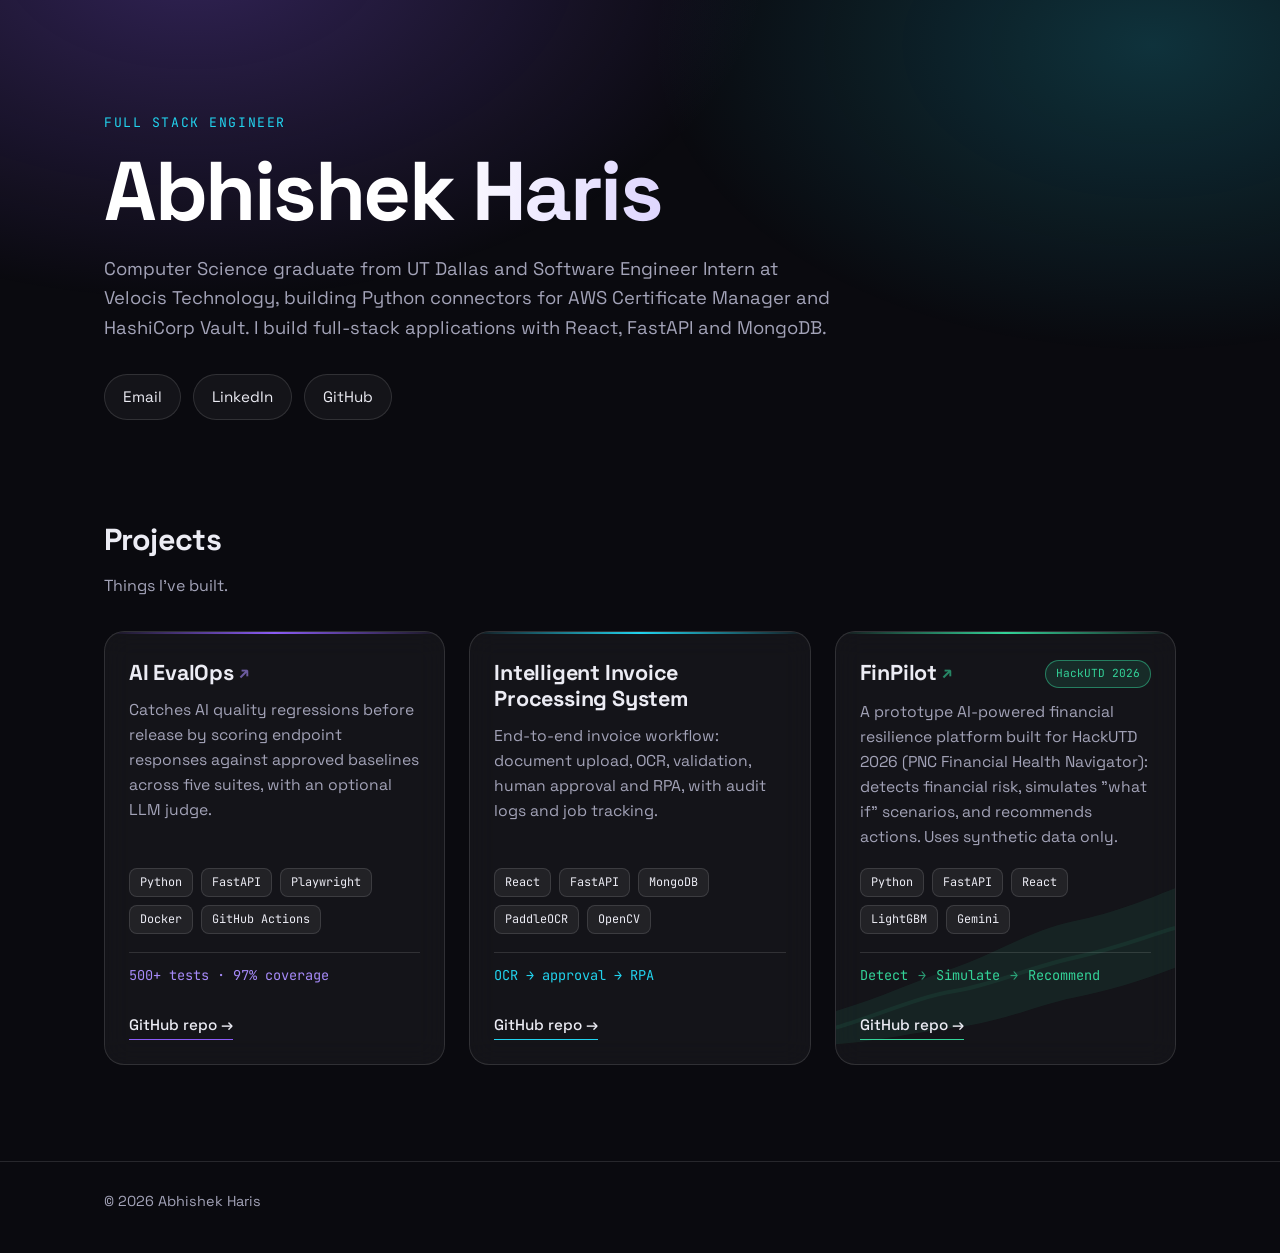
<file: index.html>
<!doctype html>
<html lang="en">
<head>
  <meta charset="utf-8">
  <meta name="viewport" content="width=device-width, initial-scale=1">
  <title>Abhishek Haris — Full Stack Engineer</title>
  <meta name="description" content="Portfolio of Abhishek Haris, Full Stack Engineer: Python integrations, full-stack applications and AI evaluation.">
  <link rel="preconnect" href="https://fonts.googleapis.com">
  <link rel="preconnect" href="https://fonts.gstatic.com" crossorigin>
  <link href="https://fonts.googleapis.com/css2?family=JetBrains+Mono:wght@400;500&family=Space+Grotesk:wght@400;500;700&display=swap" rel="stylesheet">
  <link rel="icon" type="image/png" sizes="32x32" href="favicon-32.png">
  <link rel="icon" type="image/png" sizes="16x16" href="favicon-16.png">
  <link rel="apple-touch-icon" href="apple-touch-icon.png">
  <link rel="stylesheet" href="styles.css">
</head>
<body>
  <main class="wrap">
    <header class="hero">
      <p class="eyebrow">Full Stack Engineer</p>
      <h1>Abhishek Haris</h1>
      <p class="summary">Computer Science graduate from UT Dallas and Software Engineer Intern at Velocis Technology, building Python connectors for AWS Certificate Manager and HashiCorp Vault. I build full-stack applications with React, FastAPI and MongoDB.</p>
      <ul class="links">
        <li><a href="mailto:harisabhishek957@gmail.com">Email</a></li>
        <li><a href="https://linkedin.com/in/abhishek-haris" target="_blank" rel="noopener noreferrer">LinkedIn</a></li>
        <li><a href="https://github.com/abhishekharis" target="_blank" rel="noopener noreferrer">GitHub</a></li>
      </ul>
    </header>

    <section class="projects" id="projects">
      <h2>Projects</h2>
      <p class="section-sub">Things I've built.</p>
      <ul id="project-grid" class="grid"></ul>
      <noscript><p class="noscript">Projects need JavaScript to display. See them on <a href="https://github.com/abhishekharis" target="_blank" rel="noopener noreferrer">GitHub</a>.</p></noscript>
    </section>
  </main>

  <footer>
    <div class="wrap">© 2026 Abhishek Haris</div>
  </footer>

  <script src="projects.js" defer></script>
  <script src="script.js" defer></script>
</body>
</html>
</file>
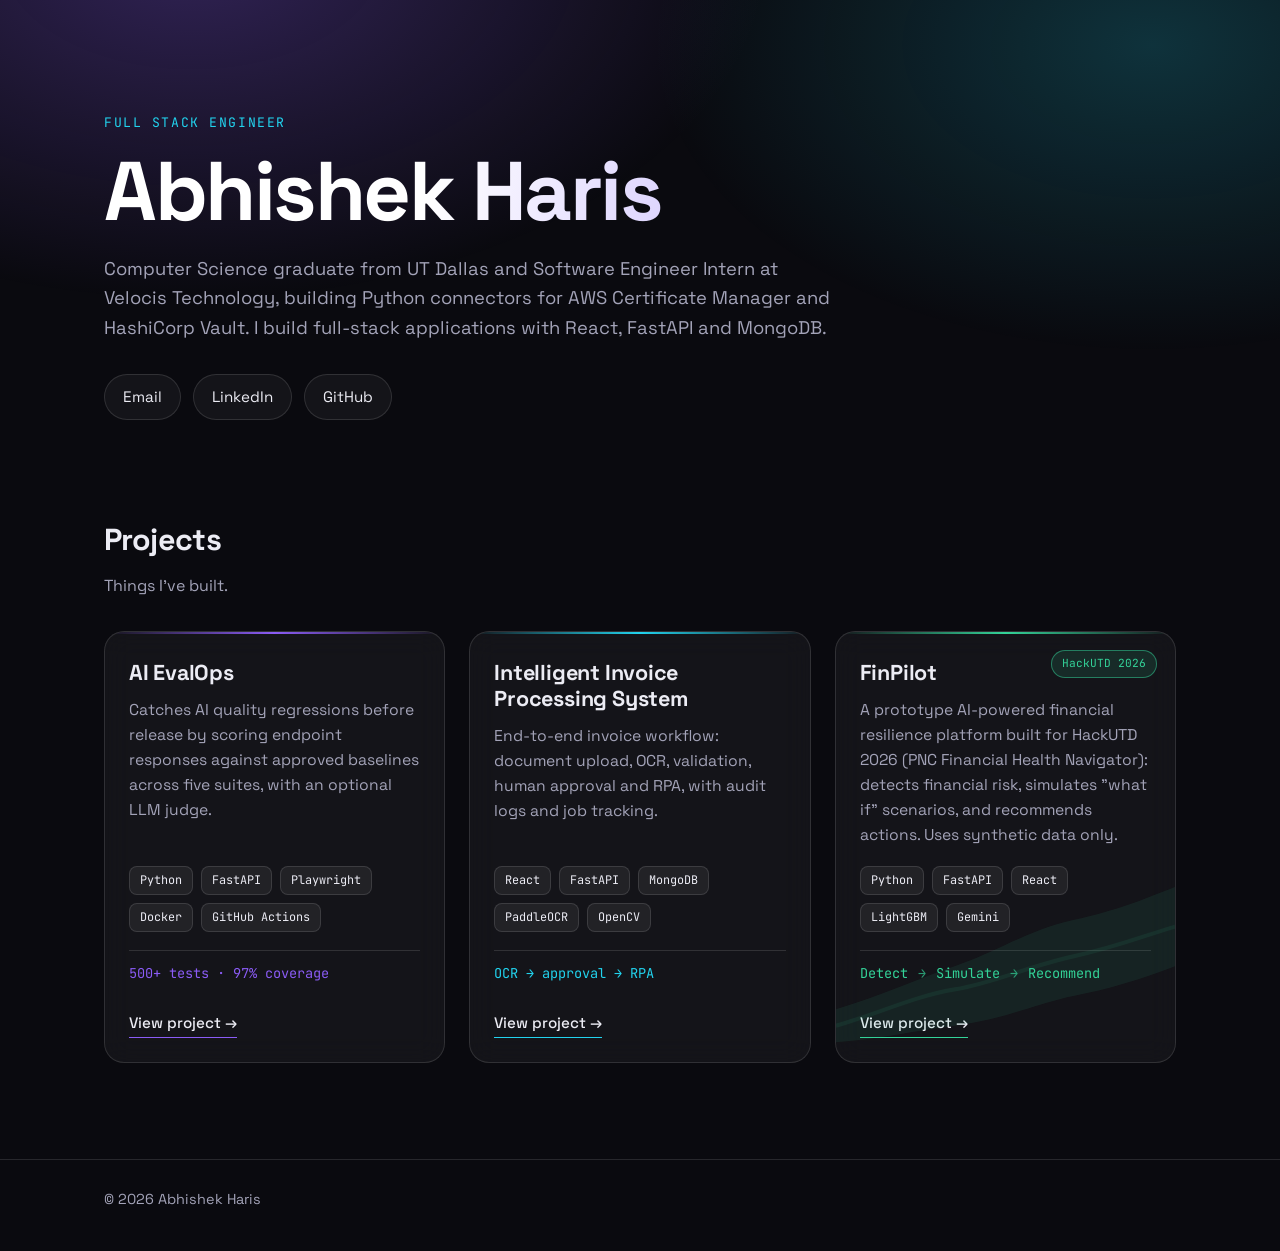
<file: prototype/portfolio-mockup.html>
<!doctype html>
<!--
  PROTOTYPE - THROWAWAY VISUAL MOCKUP. Not production code.
  Mirrors docs/superpowers/specs/2026-11-09-portfolio-mvp-design.md and
  docs/superpowers/plans/2026-11-09-portfolio-mvp.md so the design can be reviewed before the real build.
  Data is inlined here on purpose; the real build uses projects.js + script.js.
-->
<html lang="en">
<head>
<meta charset="utf-8">
<meta name="viewport" content="width=device-width, initial-scale=1">
<title>Abhishek Haris — Full Stack Engineer</title>
<meta name="description" content="Portfolio of Abhishek Haris, Full Stack Engineer.">
<link rel="preconnect" href="https://fonts.googleapis.com">
<link rel="preconnect" href="https://fonts.gstatic.com" crossorigin>
<link href="https://fonts.googleapis.com/css2?family=JetBrains+Mono:wght@400;500&family=Space+Grotesk:wght@400;500;700&display=swap" rel="stylesheet">
<style>
  :root {
    --bg: #0a0a0f;
    --text: #ececf4;
    --muted: #a3a3b8;
    --glass: rgba(255,255,255,.045);
    --border: rgba(255,255,255,.12);
    --violet: #8b5cf6;
    --cyan: #22d3ee;
    --emerald: #34d399;
    --sans: "Space Grotesk", system-ui, sans-serif;
    --mono: "JetBrains Mono", ui-monospace, monospace;
  }
  * { box-sizing: border-box; }
  html { scroll-behavior: smooth; }
  body {
    margin: 0; background: var(--bg); color: var(--text);
    font-family: var(--sans); line-height: 1.6;
    -webkit-font-smoothing: antialiased;
  }
  /* violet -> cyan glow behind the hero */
  body::before {
    content: ""; position: fixed; inset: 0; z-index: -1; pointer-events: none;
    background:
      radial-gradient(60rem 36rem at 15% -5%, rgba(139,92,246,.30), transparent 60%),
      radial-gradient(52rem 32rem at 90% 5%, rgba(34,211,238,.20), transparent 60%);
  }
  .wrap { max-width: 1120px; margin: 0 auto; padding: 0 24px; }

  /* HERO */
  .hero { padding: 112px 0 72px; }
  .eyebrow { font-family: var(--mono); font-size: .82rem; color: var(--cyan); letter-spacing: .12em; text-transform: uppercase; margin: 0 0 16px; }
  h1 { font-size: clamp(2.8rem, 8vw, 5.2rem); line-height: 1.02; letter-spacing: -.03em; margin: 0 0 20px; font-weight: 700;
       background: linear-gradient(100deg, #fff 30%, #c4b5fd 70%, #67e8f9); -webkit-background-clip: text; background-clip: text; color: transparent; }
  .summary { max-width: 46rem; font-size: 1.15rem; color: var(--muted); margin: 0 0 32px; }
  .links { display: flex; flex-wrap: wrap; gap: 12px; padding: 0; margin: 0; list-style: none; }
  .links a {
    display: inline-block; padding: 10px 18px; border-radius: 999px; color: var(--text); text-decoration: none;
    background: var(--glass); border: 1px solid var(--border); backdrop-filter: blur(10px);
    font-size: .95rem; transition: transform .2s, border-color .2s, background .2s;
  }
  .links a:hover { transform: translateY(-2px); border-color: rgba(255,255,255,.35); background: rgba(255,255,255,.09); }
  a:focus-visible { outline: 2px solid var(--cyan); outline-offset: 3px; }

  /* PROJECTS */
  .projects { padding: 24px 0 96px; }
  h2 { font-size: 1.9rem; letter-spacing: -.02em; margin: 0 0 8px; }
  .section-sub { color: var(--muted); margin: 0 0 32px; }
  .grid { display: grid; grid-template-columns: 1fr; gap: 24px; list-style: none; padding: 0; margin: 0; }
  @media (min-width: 900px) { .grid { grid-template-columns: repeat(3, 1fr); } }

  .card {
    --accent: var(--violet);
    --mx: 50%; --my: 50%;
    position: relative; display: flex; flex-direction: column; min-width: 0; overflow: hidden;
    padding: 28px 24px 24px; border-radius: 20px;
    background: var(--glass); border: 1px solid var(--border);
    backdrop-filter: blur(14px); -webkit-backdrop-filter: blur(14px);
    transition: transform .25s ease, box-shadow .25s ease, border-color .25s ease;
  }
  .card[data-accent="violet"]  { --accent: var(--violet); }
  .card[data-accent="cyan"]    { --accent: var(--cyan); }
  .card[data-accent="emerald"] { --accent: var(--emerald); }
  .card::before { /* 2px accent top edge */
    content: ""; position: absolute; left: 0; right: 0; top: 0; height: 2px;
    background: linear-gradient(90deg, transparent, var(--accent), transparent);
  }
  .card .glow { /* cursor-following highlight */
    position: absolute; inset: 0; pointer-events: none; opacity: 0; transition: opacity .25s;
    background: radial-gradient(260px circle at var(--mx) var(--my), color-mix(in srgb, var(--accent) 22%, transparent), transparent 70%);
  }
  .card:hover { transform: translateY(-4px); border-color: color-mix(in srgb, var(--accent) 55%, transparent);
    box-shadow: 0 18px 40px -12px color-mix(in srgb, var(--accent) 40%, transparent); }
  .card:hover .glow { opacity: 1; }
  .card > * { position: relative; }
  .card > .glow { position: absolute; }

  /* FinPilot decorative forecast curve + uncertainty band (aria-hidden, low opacity) */
  .card[data-accent="emerald"]::after {
    content: ""; position: absolute; left: 0; right: 0; bottom: 0; height: 46%; pointer-events: none; opacity: .15;
    background: url("data:image/svg+xml;utf8,<svg xmlns='http://www.w3.org/2000/svg' viewBox='0 0 300 120' preserveAspectRatio='none'><path d='M0 88 C40 80 70 70 105 62 S170 40 210 34 S270 22 300 14 L300 62 C270 70 240 76 210 80 S150 94 105 98 S40 106 0 108 Z' fill='%2334d399' fill-opacity='.55'/><path d='M0 98 C40 90 70 80 105 76 S170 62 210 56 S270 44 300 38' fill='none' stroke='%2334d399' stroke-width='2.5'/></svg>") center/100% 100% no-repeat;
  }

  .badge {
    align-self: flex-start; position: absolute !important; top: 18px; right: 18px;
    font-family: var(--mono); font-size: .7rem; padding: 4px 10px; border-radius: 999px;
    color: var(--accent); border: 1px solid color-mix(in srgb, var(--accent) 50%, transparent);
    background: color-mix(in srgb, var(--accent) 12%, transparent);
  }
  .card h3 { font-size: 1.35rem; line-height: 1.2; margin: 0 0 12px; padding-right: 7.5rem; letter-spacing: -.01em; }
  .card[data-accent="violet"] h3, .card[data-accent="cyan"] h3 { padding-right: 0; }
  .card p { margin: 0 0 18px; color: var(--muted); font-size: .98rem; flex: 1; }
  .tags { display: flex; flex-wrap: wrap; gap: 8px; list-style: none; padding: 0; margin: 0 0 18px; }
  .tags li { font-family: var(--mono); font-size: .74rem; padding: 4px 10px; border-radius: 8px; color: var(--text); background: rgba(255,255,255,.06); border: 1px solid var(--border); }
  .highlight { font-family: var(--mono); font-size: .85rem; color: var(--accent); padding: 12px 0; border-top: 1px solid var(--border); margin-bottom: 14px; display: flex; flex-wrap: wrap; gap: 6px 10px; align-items: center; }
  .highlight .arrow { color: var(--accent); opacity: .7; }
  .card-link { color: var(--text); text-decoration: none; font-weight: 500; font-size: .95rem; align-self: flex-start; border-bottom: 1px solid var(--accent); padding-bottom: 2px; }
  .card-link:hover { color: var(--accent); }

  footer { border-top: 1px solid var(--border); padding: 28px 0 40px; color: var(--muted); font-size: .9rem; }

  /* load animation (staggered) */
  @keyframes fadeup { from { opacity: 0; transform: translateY(14px); } to { opacity: 1; transform: none; } }
  .hero > *, .projects h2, .section-sub, .card { animation: fadeup .7s ease both; }
  .hero > :nth-child(2) { animation-delay: .08s; } .hero > :nth-child(3) { animation-delay: .16s; } .hero > :nth-child(4) { animation-delay: .24s; }
  .card:nth-child(1) { animation-delay: .30s; } .card:nth-child(2) { animation-delay: .40s; } .card:nth-child(3) { animation-delay: .50s; }
  @media (prefers-reduced-motion: reduce) {
    *, *::before, *::after { animation: none !important; transition: none !important; }
    .card:hover { transform: none; } .card .glow { display: none; }
  }
</style>
</head>
<body>
<main class="wrap">
  <header class="hero">
    <p class="eyebrow">Full Stack Engineer</p>
    <h1>Abhishek Haris</h1>
    <p class="summary">Computer Science graduate from UT Dallas and Software Engineer Intern at Velocis Technology, building Python connectors for AWS Certificate Manager and HashiCorp Vault. I build full-stack applications with React, FastAPI and MongoDB.</p>
    <ul class="links">
      <li><a href="mailto:harisabhishek957@gmail.com">Email</a></li>
      <li><a href="https://linkedin.com/in/abhishek-haris" target="_blank" rel="noopener noreferrer">LinkedIn</a></li>
      <li><a href="https://github.com/abhishekharis" target="_blank" rel="noopener noreferrer">GitHub</a></li>
    </ul>
  </header>

  <section class="projects" id="projects">
    <h2>Projects</h2>
    <p class="section-sub">Things I've built.</p>
    <ul class="grid" id="project-grid">

      <li class="card" data-accent="violet">
        <span class="glow"></span>
        <h3>AI EvalOps</h3>
        <p>Catches AI quality regressions before release by scoring endpoint responses against approved baselines across five suites, with an optional LLM judge.</p>
        <ul class="tags"><li>Python</li><li>FastAPI</li><li>Playwright</li><li>Docker</li><li>GitHub Actions</li></ul>
        <div class="highlight">500+ tests · 97% coverage</div>
        <a class="card-link" href="https://github.com/abhishekharis/ai-evalops" target="_blank" rel="noopener noreferrer" aria-label="View project: AI EvalOps">View project →</a>
      </li>

      <li class="card" data-accent="cyan">
        <span class="glow"></span>
        <h3>Intelligent Invoice Processing System</h3>
        <p>End-to-end invoice workflow: document upload, OCR, validation, human approval and RPA, with audit logs and job tracking.</p>
        <ul class="tags"><li>React</li><li>FastAPI</li><li>MongoDB</li><li>PaddleOCR</li><li>OpenCV</li></ul>
        <div class="highlight">OCR → approval → RPA</div>
        <a class="card-link" href="https://github.com/abhishekharis/document-ai-rpa" target="_blank" rel="noopener noreferrer" aria-label="View project: Intelligent Invoice Processing System">View project →</a>
      </li>

      <li class="card" data-accent="emerald">
        <span class="glow"></span>
        <span class="badge">HackUTD 2026</span>
        <h3>FinPilot</h3>
        <p>A prototype AI-powered financial resilience platform built for HackUTD 2026 (PNC Financial Health Navigator): detects financial risk, simulates "what if" scenarios, and recommends actions. Uses synthetic data only.</p>
        <ul class="tags"><li>Python</li><li>FastAPI</li><li>React</li><li>LightGBM</li><li>Gemini</li></ul>
        <div class="highlight"><span>Detect</span><span class="arrow">→</span><span>Simulate</span><span class="arrow">→</span><span>Recommend</span></div>
        <a class="card-link" href="https://github.com/mairesse24/FinPilot" target="_blank" rel="noopener noreferrer" aria-label="View project: FinPilot">View project →</a>
      </li>

    </ul>
  </section>
</main>

<footer>
  <div class="wrap">© 2026 Abhishek Haris</div>
</footer>

<script>
  // PROTOTYPE: cursor-following glow (mouse only, skipped under reduced motion)
  if (!matchMedia("(prefers-reduced-motion: reduce)").matches) {
    document.getElementById("project-grid").addEventListener("pointermove", (e) => {
      if (e.pointerType !== "mouse") return;
      const card = e.target.closest(".card");
      if (!card) return;
      const r = card.getBoundingClientRect();
      card.style.setProperty("--mx", (e.clientX - r.left) + "px");
      card.style.setProperty("--my", (e.clientY - r.top) + "px");
    });
  }
</script>
</body>
</html>
</file>
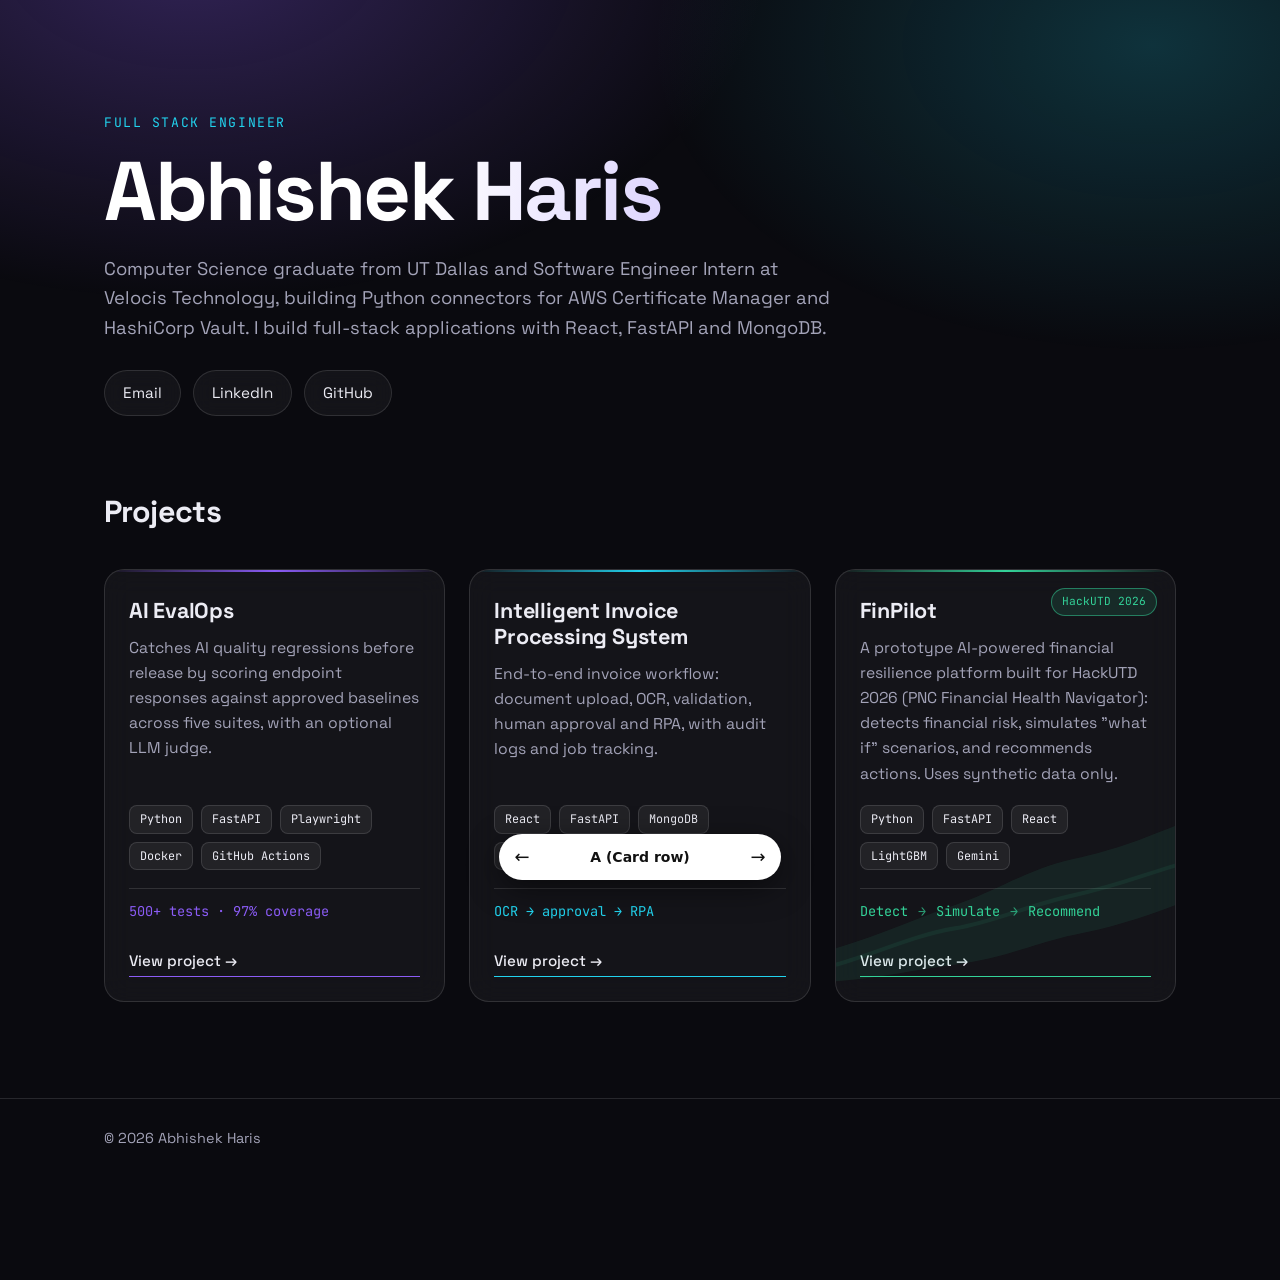
<file: prototype/portfolio-variants.html>
<!doctype html>
<!--
  PROTOTYPE - THROWAWAY. Not production code.
  Question: what should the portfolio layout look like? Three structurally different variants,
  switchable via ?variant=A|B|C (floating bar at the bottom, or the left/right arrow keys).
    A  "Card row"          - the layout in the spec/plan (3 glass cards in one row)
    B  "Sidebar + rows"    - sticky intro on the left, projects as wide horizontal rows
    C  "Spotlight"         - centered intro, project picker + one large detail panel
  Shared on purpose: tokens, background glow, and the PROJECTS data. Layouts are NOT shared.
-->
<html lang="en">
<head>
<meta charset="utf-8">
<meta name="viewport" content="width=device-width, initial-scale=1">
<title>Abhishek Haris — Full Stack Engineer (variants)</title>
<link rel="preconnect" href="https://fonts.googleapis.com">
<link rel="preconnect" href="https://fonts.gstatic.com" crossorigin>
<link href="https://fonts.googleapis.com/css2?family=JetBrains+Mono:wght@400;500&family=Space+Grotesk:wght@400;500;700&display=swap" rel="stylesheet">
<style>
  :root {
    --bg:#0a0a0f; --text:#ececf4; --muted:#a3a3b8;
    --glass:rgba(255,255,255,.045); --border:rgba(255,255,255,.12);
    --violet:#8b5cf6; --cyan:#22d3ee; --emerald:#34d399;
    --sans:"Space Grotesk",system-ui,sans-serif; --mono:"JetBrains Mono",ui-monospace,monospace;
    --curve:url("data:image/svg+xml;utf8,<svg xmlns='http://www.w3.org/2000/svg' viewBox='0 0 300 120' preserveAspectRatio='none'><path d='M0 88 C40 80 70 70 105 62 S170 40 210 34 S270 22 300 14 L300 62 C270 70 240 76 210 80 S150 94 105 98 S40 106 0 108 Z' fill='%2334d399' fill-opacity='.55'/><path d='M0 98 C40 90 70 80 105 76 S170 62 210 56 S270 44 300 38' fill='none' stroke='%2334d399' stroke-width='2.5'/></svg>");
  }
  *{box-sizing:border-box}
  body{margin:0;background:var(--bg);color:var(--text);font-family:var(--sans);line-height:1.6;-webkit-font-smoothing:antialiased;padding-bottom:90px}
  body::before{content:"";position:fixed;inset:0;z-index:-1;pointer-events:none;
    background:radial-gradient(60rem 36rem at 15% -5%,rgba(139,92,246,.30),transparent 60%),radial-gradient(52rem 32rem at 90% 5%,rgba(34,211,238,.20),transparent 60%)}
  a{color:inherit} a:focus-visible,button:focus-visible{outline:2px solid var(--cyan);outline-offset:3px}
  ul{list-style:none;padding:0;margin:0}
  [data-accent=violet]{--accent:var(--violet)} [data-accent=cyan]{--accent:var(--cyan)} [data-accent=emerald]{--accent:var(--emerald)}
  .wrap{max-width:1120px;margin:0 auto;padding:0 24px}
  .eyebrow{font-family:var(--mono);font-size:.82rem;color:var(--cyan);letter-spacing:.12em;text-transform:uppercase;margin:0 0 16px}
  .name{font-weight:700;letter-spacing:-.03em;line-height:1.02;margin:0 0 20px;background:linear-gradient(100deg,#fff 30%,#c4b5fd 70%,#67e8f9);-webkit-background-clip:text;background-clip:text;color:transparent}
  .summary{color:var(--muted);margin:0 0 28px}
  .pills{display:flex;flex-wrap:wrap;gap:12px}
  .pills a{display:inline-block;padding:10px 18px;border-radius:999px;text-decoration:none;font-size:.95rem;background:var(--glass);border:1px solid var(--border);backdrop-filter:blur(10px);transition:transform .2s,border-color .2s,background .2s}
  .pills a:hover{transform:translateY(-2px);border-color:rgba(255,255,255,.35);background:rgba(255,255,255,.09)}
  .tags{display:flex;flex-wrap:wrap;gap:8px}
  .tags li{font-family:var(--mono);font-size:.74rem;padding:4px 10px;border-radius:8px;background:rgba(255,255,255,.06);border:1px solid var(--border)}
  .hl{font-family:var(--mono);font-size:.85rem;color:var(--accent);display:flex;flex-wrap:wrap;gap:6px 10px;align-items:center}
  .hl .arr{opacity:.7}
  .badge{font-family:var(--mono);font-size:.7rem;padding:4px 10px;border-radius:999px;color:var(--accent);border:1px solid color-mix(in srgb,var(--accent) 50%,transparent);background:color-mix(in srgb,var(--accent) 12%,transparent);white-space:nowrap}
  .go{text-decoration:none;font-weight:500;font-size:.95rem;border-bottom:1px solid var(--accent);padding-bottom:2px;display:inline-block}
  .go:hover{color:var(--accent)}
  footer{border-top:1px solid var(--border);padding:28px 0 40px;color:var(--muted);font-size:.9rem}
  @keyframes up{from{opacity:0;transform:translateY(14px)}to{opacity:1;transform:none}}
  .anim{animation:up .6s ease both}

  /* ---------- Variant A: card row ---------- */
  .va .hero{padding:112px 0 72px} .va .name{font-size:clamp(2.8rem,8vw,5.2rem)} .va .summary{max-width:46rem;font-size:1.15rem}
  .va h2{font-size:1.9rem;letter-spacing:-.02em;margin:0 0 32px}
  .va .grid{display:grid;grid-template-columns:1fr;gap:24px;padding-bottom:96px}
  @media(min-width:900px){.va .grid{grid-template-columns:repeat(3,1fr)}}
  .va .card{--mx:50%;--my:50%;position:relative;display:flex;flex-direction:column;min-width:0;overflow:hidden;padding:28px 24px 24px;border-radius:20px;background:var(--glass);border:1px solid var(--border);backdrop-filter:blur(14px);transition:transform .25s,box-shadow .25s,border-color .25s}
  .va .card::before{content:"";position:absolute;left:0;right:0;top:0;height:2px;background:linear-gradient(90deg,transparent,var(--accent),transparent)}
  .va .card .glow{position:absolute;inset:0;pointer-events:none;opacity:0;transition:opacity .25s;background:radial-gradient(260px circle at var(--mx) var(--my),color-mix(in srgb,var(--accent) 22%,transparent),transparent 70%)}
  .va .card:hover{transform:translateY(-4px);border-color:color-mix(in srgb,var(--accent) 55%,transparent);box-shadow:0 18px 40px -12px color-mix(in srgb,var(--accent) 40%,transparent)}
  .va .card:hover .glow{opacity:1}
  .va .card>*{position:relative} .va .card>.glow{position:absolute}
  .va .card .curve{position:absolute;left:0;right:0;bottom:0;height:46%;opacity:.15;pointer-events:none;background:var(--curve) center/100% 100% no-repeat}
  .va .card .badge{position:absolute;top:18px;right:18px}
  .va .card h3{font-size:1.35rem;line-height:1.2;margin:0 0 12px;letter-spacing:-.01em}
  .va .card[data-accent=emerald] h3{padding-right:7.5rem}
  .va .card p{margin:0 0 18px;color:var(--muted);font-size:.98rem;flex:1}
  .va .card .tags{margin-bottom:18px}
  .va .card .hl{padding:12px 0;border-top:1px solid var(--border);margin-bottom:14px}

  /* ---------- Variant B: sidebar + rows ---------- */
  .vb .shell{display:grid;grid-template-columns:1fr;gap:40px;padding:64px 0}
  @media(min-width:960px){.vb .shell{grid-template-columns:340px 1fr;gap:64px;padding:0}.vb aside{position:sticky;top:0;align-self:start;height:100vh;display:flex;flex-direction:column;justify-content:center;padding:48px 0}}
  .vb .name{font-size:clamp(2.4rem,5vw,3.4rem)} .vb .summary{font-size:1.02rem}
  .vb h2{font-family:var(--mono);font-size:.8rem;letter-spacing:.14em;text-transform:uppercase;color:var(--muted);font-weight:500;margin:0 0 20px}
  .vb .rows{display:flex;flex-direction:column;gap:0}
  @media(min-width:960px){.vb main{padding:96px 0}}
  .vb .row{--mx:50%;--my:50%;position:relative;display:grid;grid-template-columns:1fr;gap:14px;padding:32px 24px;border-top:1px solid var(--border);overflow:hidden;transition:background .25s}
  @media(min-width:640px){.vb .row{grid-template-columns:56px 1fr;gap:20px}}
  .vb .row:last-child{border-bottom:1px solid var(--border)}
  .vb .row::before{content:"";position:absolute;left:0;top:0;bottom:0;width:3px;background:var(--accent);transform:scaleY(0);transform-origin:top;transition:transform .3s}
  .vb .row:hover{background:linear-gradient(90deg,color-mix(in srgb,var(--accent) 10%,transparent),transparent 70%)} .vb .row:hover::before{transform:scaleY(1)}
  .vb .num{font-family:var(--mono);font-size:1.5rem;color:var(--accent)}
  .vb .row h3{font-size:1.5rem;line-height:1.2;margin:0 0 8px;display:flex;flex-wrap:wrap;gap:8px 14px;align-items:center;letter-spacing:-.01em}
  .vb .row p{margin:0 0 14px;color:var(--muted);max-width:44rem}
  .vb .meta{display:flex;flex-wrap:wrap;gap:12px 24px;align-items:center;margin-bottom:14px}
  .vb .row .curve{position:absolute;right:0;bottom:0;width:38%;height:70%;opacity:.12;pointer-events:none;background:var(--curve) center/100% 100% no-repeat}

  /* ---------- Variant C: spotlight ---------- */
  .vc .hero{text-align:center;padding:96px 0 48px} .vc .name{font-size:clamp(2.8rem,9vw,6rem)} .vc .summary{max-width:40rem;margin:0 auto 28px;font-size:1.12rem} .vc .pills{justify-content:center}
  .vc .picker{display:flex;flex-wrap:wrap;justify-content:center;gap:10px;margin:0 0 24px}
  .vc .picker button{font:inherit;color:var(--muted);cursor:pointer;display:flex;align-items:center;gap:10px;padding:10px 18px;border-radius:999px;background:var(--glass);border:1px solid var(--border);transition:all .2s}
  .vc .picker button i{width:9px;height:9px;border-radius:50%;background:var(--accent)}
  .vc .picker button:hover{color:var(--text)}
  .vc .picker button[aria-selected=true]{color:var(--text);border-color:color-mix(in srgb,var(--accent) 70%,transparent);background:color-mix(in srgb,var(--accent) 14%,transparent);box-shadow:0 0 24px -6px var(--accent)}
  .vc .panel{position:relative;overflow:hidden;border-radius:28px;padding:48px 40px;margin-bottom:96px;background:var(--glass);border:1px solid color-mix(in srgb,var(--accent) 40%,var(--border));backdrop-filter:blur(16px);min-height:340px;
    background-image:radial-gradient(40rem 20rem at 100% 0%,color-mix(in srgb,var(--accent) 22%,transparent),transparent 65%)}
  @media(max-width:640px){.vc .panel{padding:32px 22px}}
  .vc .panel .grid2{display:grid;grid-template-columns:1fr;gap:32px;position:relative}
  @media(min-width:820px){.vc .panel .grid2{grid-template-columns:1.4fr 1fr}}
  .vc .panel h3{font-size:clamp(1.8rem,4vw,2.6rem);line-height:1.1;margin:0 0 16px;letter-spacing:-.02em;display:flex;flex-wrap:wrap;gap:10px 16px;align-items:center}
  .vc .panel p{color:var(--muted);font-size:1.08rem;margin:0 0 24px}
  .vc .side{display:flex;flex-direction:column;gap:20px;justify-content:flex-end}
  .vc .side .lbl{font-family:var(--mono);font-size:.7rem;letter-spacing:.14em;text-transform:uppercase;color:var(--muted);margin-bottom:8px}
  .vc .side .hl{font-size:1rem}
  .vc .panel .curve{position:absolute;left:0;right:0;bottom:0;height:40%;opacity:.14;pointer-events:none;background:var(--curve) center/100% 100% no-repeat}

  /* ---------- floating switcher (prototype chrome, not part of the design) ---------- */
  #switcher{position:fixed;left:50%;bottom:20px;transform:translateX(-50%);z-index:99;display:flex;align-items:center;gap:6px;padding:6px;border-radius:999px;background:#fff;color:#111;box-shadow:0 8px 30px rgba(0,0,0,.5);font-family:system-ui,sans-serif;font-size:14px}
  #switcher button{all:unset;cursor:pointer;width:34px;height:34px;display:grid;place-items:center;border-radius:50%;font-size:18px}
  #switcher button:hover{background:#eee} #switcher button:focus-visible{outline:2px solid #6d28d9}
  #switcher span{min-width:190px;text-align:center;font-weight:600;padding:0 6px}
  @media(prefers-reduced-motion:reduce){*{animation:none!important;transition:none!important}}
</style>
</head>
<body>
<div id="app"></div>
<div id="switcher" role="group" aria-label="Prototype variant switcher">
  <button id="prev" aria-label="Previous variant">←</button><span id="label"></span><button id="next" aria-label="Next variant">→</button>
</div>

<script>
/* PROTOTYPE data: shared across variants (copy matches the spec) */
const SUMMARY = "Computer Science graduate from UT Dallas and Software Engineer Intern at Velocis Technology, building Python connectors for AWS Certificate Manager and HashiCorp Vault. I build full-stack applications with React, FastAPI and MongoDB.";
const LINKS = [["Email","mailto:harisabhishek957@gmail.com"],["LinkedIn","https://linkedin.com/in/abhishek-haris"],["GitHub","https://github.com/abhishekharis"]];
const PROJECTS = [
  {title:"AI EvalOps",accent:"violet",url:"https://github.com/abhishekharis/ai-evalops",
   description:"Catches AI quality regressions before release by scoring endpoint responses against approved baselines across five suites, with an optional LLM judge.",
   tags:["Python","FastAPI","Playwright","Docker","GitHub Actions"],highlight:"500+ tests · 97% coverage"},
  {title:"Intelligent Invoice Processing System",accent:"cyan",url:"https://github.com/abhishekharis/document-ai-rpa",
   description:"End-to-end invoice workflow: document upload, OCR, validation, human approval and RPA, with audit logs and job tracking.",
   tags:["React","FastAPI","MongoDB","PaddleOCR","OpenCV"],highlight:"OCR → approval → RPA"},
  {title:"FinPilot",accent:"emerald",url:"https://github.com/mairesse24/FinPilot",badge:"HackUTD 2026",flow:["Detect","Simulate","Recommend"],
   description:"A prototype AI-powered financial resilience platform built for HackUTD 2026 (PNC Financial Health Navigator): detects financial risk, simulates \"what if\" scenarios, and recommends actions. Uses synthetic data only.",
   tags:["Python","FastAPI","React","LightGBM","Gemini"],highlight:"Detect → Simulate → Recommend"}
];

const esc = s => String(s).replace(/[&<>"]/g, c => ({"&":"&amp;","<":"&lt;",">":"&gt;",'"':"&quot;"}[c]));
const pills = () => `<ul class="pills">${LINKS.map(([t,h]) => `<li><a href="${h}"${h.startsWith("http")?' target="_blank" rel="noopener noreferrer"':""}>${t}</a></li>`).join("")}</ul>`;
const tags = p => `<ul class="tags">${p.tags.map(t => `<li>${esc(t)}</li>`).join("")}</ul>`;
const hl = p => `<div class="hl">${p.flow ? p.flow.map((s,i)=>`${i?'<span class="arr">→</span>':""}<span>${s}</span>`).join("") : esc(p.highlight)}</div>`;
const badge = p => p.badge ? `<span class="badge">${esc(p.badge)}</span>` : "";
const link = p => `<a class="go" href="${p.url}" target="_blank" rel="noopener noreferrer" aria-label="View project: ${esc(p.title)}">View project →</a>`;
const curve = p => p.flow ? '<div class="curve" aria-hidden="true"></div>' : "";
const footer = `<footer><div class="wrap">© 2026 Abhishek Haris</div></footer>`;

/* ---- Variant A: card row (the spec/plan layout) ---- */
function VariantA() {
  return `<div class="va"><main class="wrap">
    <header class="hero"><p class="eyebrow anim">Full Stack Engineer</p><h1 class="name anim">Abhishek Haris</h1>
      <p class="summary anim">${SUMMARY}</p>${pills()}</header>
    <section><h2>Projects</h2><ul class="grid" id="grid">
      ${PROJECTS.map((p,i) => `<li class="card anim" data-accent="${p.accent}" style="animation-delay:${.15*i}s"><span class="glow"></span>${badge(p)}<h3>${esc(p.title)}</h3><p>${esc(p.description)}</p>${tags(p)}${hl(p)}${link(p)}${curve(p)}</li>`).join("")}
    </ul></section></main>${footer}</div>`;
}
/* ---- Variant B: sticky sidebar + horizontal rows ---- */
function VariantB() {
  return `<div class="vb"><div class="wrap shell">
    <aside><p class="eyebrow">Full Stack Engineer</p><h1 class="name">Abhishek Haris</h1><p class="summary">${SUMMARY}</p>${pills()}</aside>
    <main><h2>Selected projects</h2><ul class="rows">
      ${PROJECTS.map((p,i) => `<li class="row anim" data-accent="${p.accent}" style="animation-delay:${.12*i}s"><div class="num">0${i+1}</div><div>
        <h3>${esc(p.title)} ${badge(p)}</h3><p>${esc(p.description)}</p>
        <div class="meta">${hl(p)}</div>${tags(p)}<p style="margin:14px 0 0">${link(p)}</p></div>${curve(p)}</li>`).join("")}
    </ul></main></div>${footer}</div>`;
}
/* ---- Variant C: centered intro + picker + one big panel ---- */
let cSel = 0;
function VariantC() {
  const p = PROJECTS[cSel];
  return `<div class="vc"><main class="wrap">
    <header class="hero"><p class="eyebrow anim">Full Stack Engineer</p><h1 class="name anim">Abhishek Haris</h1><p class="summary anim">${SUMMARY}</p>${pills()}</header>
    <div class="picker" role="tablist" aria-label="Projects">
      ${PROJECTS.map((q,i) => `<button role="tab" data-i="${i}" data-accent="${q.accent}" aria-selected="${i===cSel}"><i></i>${esc(q.title.length>24?q.title.split(" ").slice(0,2).join(" ")+"…":q.title)}</button>`).join("")}
    </div>
    <section class="panel anim" role="tabpanel" data-accent="${p.accent}"><div class="grid2">
      <div><h3>${esc(p.title)} ${badge(p)}</h3><p>${esc(p.description)}</p>${link(p)}</div>
      <div class="side"><div><div class="lbl">Highlight</div>${hl(p)}</div><div><div class="lbl">Built with</div>${tags(p)}</div></div>
    </div>${curve(p)}</section></main>${footer}</div>`;
}

/* ---- switcher + routing (?variant=) ---- */
const VARIANTS = {A:["Card row",VariantA], B:["Sidebar + rows",VariantB], C:["Spotlight",VariantC]};
const keys = Object.keys(VARIANTS);
let current = (new URLSearchParams(location.search).get("variant") || "A").toUpperCase();
if (!VARIANTS[current]) current = "A";

function render() {
  document.getElementById("app").innerHTML = VARIANTS[current][1]();
  document.getElementById("label").textContent = `${current} (${VARIANTS[current][0]})`;
  document.title = `Abhishek Haris — variant ${current}`;
  // cursor glow (variant A, mouse only)
  const grid = document.getElementById("grid");
  if (grid && !matchMedia("(prefers-reduced-motion: reduce)").matches) grid.addEventListener("pointermove", e => {
    if (e.pointerType !== "mouse") return; const c = e.target.closest(".card"); if (!c) return;
    const r = c.getBoundingClientRect(); c.style.setProperty("--mx", e.clientX - r.left + "px"); c.style.setProperty("--my", e.clientY - r.top + "px");
  });
  // variant C picker
  document.querySelectorAll(".picker button").forEach(b => b.addEventListener("click", () => { cSel = +b.dataset.i; render(); }));
}
function go(step) {
  current = keys[(keys.indexOf(current) + step + keys.length) % keys.length];
  const u = new URL(location.href); u.searchParams.set("variant", current); history.replaceState(null, "", u);
  window.scrollTo(0, 0); render();
}
document.getElementById("prev").onclick = () => go(-1);
document.getElementById("next").onclick = () => go(1);
addEventListener("keydown", e => {
  if (e.target.closest("input,textarea,[contenteditable]")) return;
  if (e.key === "ArrowLeft") go(-1); if (e.key === "ArrowRight") go(1);
});
render();
</script>
</body>
</html>
</file>
<file: styles.css>
/* Portfolio styles. Dark + glassy. Tokens first; per-card accent via [data-accent]. */
:root {
  --bg: #0a0a0f;
  --text: #ececf4;
  --muted: #a3a3b8;
  --glass: rgba(255, 255, 255, 0.045);
  --border: rgba(255, 255, 255, 0.12);
  --violet: #8b5cf6;
  --cyan: #22d3ee;
  --emerald: #34d399;
  --sans: "Space Grotesk", system-ui, sans-serif;
  --mono: "JetBrains Mono", ui-monospace, monospace;
}

* { box-sizing: border-box; }
@media (prefers-reduced-motion: no-preference) { html { scroll-behavior: smooth; } }

body {
  margin: 0;
  background: var(--bg);
  color: var(--text);
  font-family: var(--sans);
  line-height: 1.6;
  -webkit-font-smoothing: antialiased;
}

/* violet -> cyan glow behind the hero */
body::before {
  content: "";
  position: fixed;
  inset: 0;
  z-index: -1;
  pointer-events: none;
  background:
    radial-gradient(60rem 36rem at 15% -5%, rgba(139, 92, 246, 0.3), transparent 60%),
    radial-gradient(52rem 32rem at 90% 5%, rgba(34, 211, 238, 0.2), transparent 60%);
}

ul { list-style: none; padding: 0; margin: 0; }

/* visually hidden, still read by screen readers */
.sr-only {
  position: absolute;
  width: 1px; height: 1px;
  margin: -1px; padding: 0;
  overflow: hidden;
  clip-path: inset(50%);
  white-space: nowrap;
  border: 0;
}
a { color: inherit; }
a:focus-visible { outline: 2px solid var(--cyan); outline-offset: 3px; }

.wrap { max-width: 1120px; margin: 0 auto; padding: 0 24px; }

/* Hero */
.hero { padding: 112px 0 72px; }
.eyebrow {
  font-family: var(--mono);
  font-size: 0.82rem;
  color: var(--cyan);
  letter-spacing: 0.12em;
  text-transform: uppercase;
  margin: 0 0 16px;
}
h1 {
  font-size: clamp(2.8rem, 8vw, 5.2rem);
  line-height: 1.02;
  letter-spacing: -0.03em;
  margin: 0 0 20px;
  font-weight: 700;
  background: linear-gradient(100deg, #fff 30%, #c4b5fd 70%, #67e8f9);
  -webkit-background-clip: text;
  background-clip: text;
  color: transparent;
}
.summary { max-width: 46rem; font-size: 1.15rem; color: var(--muted); margin: 0 0 32px; }

.links { display: flex; flex-wrap: wrap; gap: 12px; }
.links a {
  display: inline-block;
  padding: 10px 18px;
  border-radius: 999px;
  text-decoration: none;
  font-size: 0.95rem;
  background: var(--glass);
  border: 1px solid var(--border);
  backdrop-filter: blur(10px);
  -webkit-backdrop-filter: blur(10px);
  transition: transform 0.2s, border-color 0.2s, background 0.2s;
}
@media (hover: hover) {
  .links a:hover {
    border-color: rgba(255, 255, 255, 0.35);
    background: rgba(255, 255, 255, 0.09);
  }
}
@media (hover: hover) and (prefers-reduced-motion: no-preference) {
  .links a:hover { transform: translateY(-2px); }
}

/* Projects */
.projects { padding: 24px 0 96px; }
h2 { font-size: 1.9rem; letter-spacing: -0.02em; margin: 0 0 8px; }
.section-sub { color: var(--muted); margin: 0 0 32px; }
.noscript { color: var(--muted); }

/* 3 columns >= 900px, otherwise 1 */
.grid { display: grid; grid-template-columns: 1fr; gap: 24px; }
@media (min-width: 900px) { .grid { grid-template-columns: repeat(3, 1fr); } }

/* Cards */
.card {
  --accent: var(--violet);
  position: relative;
  isolation: isolate; /* own stacking context so the decorative ::after can sit behind the text (z-index: -1) */
  display: flex;
  flex-direction: column;
  min-width: 0;
  overflow: hidden;
  padding: 28px 24px 24px;
  border-radius: 20px;
  background-color: var(--glass);
  border: 1px solid var(--border);
  backdrop-filter: blur(14px);
  -webkit-backdrop-filter: blur(14px);
  transition: transform 0.25s ease, box-shadow 0.25s ease, border-color 0.25s ease;
}
/* --accent paints lines/glows; --accent-text is for small text (lighter violet for WCAG AA 4.5:1) */
.card[data-accent="violet"] { --accent: var(--violet); --accent-text: #a78bfa; }
.card[data-accent="cyan"] { --accent: var(--cyan); --accent-text: var(--cyan); }
.card[data-accent="emerald"] { --accent: var(--emerald); --accent-text: var(--emerald); }

/* 2px accent line along the top edge */
.card::before {
  content: "";
  position: absolute;
  left: 0; right: 0; top: 0;
  height: 2px;
  background: linear-gradient(90deg, transparent, var(--accent), transparent);
}
/* hover effects only on devices that can hover (no sticky hover after a tap) */
@media (hover: hover) {
  .card:hover {
    border-color: color-mix(in srgb, var(--accent) 55%, transparent);
    box-shadow: 0 18px 40px -12px color-mix(in srgb, var(--accent) 40%, transparent);
  }
}
/* motion on hover (lift + cursor glow at --mx/--my set by initCardGlow): hover devices, motion allowed */
@media (hover: hover) and (prefers-reduced-motion: no-preference) {
  .card:hover {
    transform: translateY(-4px);
    background-image: radial-gradient(260px circle at var(--mx, 50%) var(--my, 50%), color-mix(in srgb, var(--accent) 22%, transparent), transparent 70%);
  }
}
.card > * { position: relative; }

/* title row: title + optional badge; wraps the badge under a long title instead of overlapping it */
.card-head { display: flex; flex-wrap: wrap; align-items: flex-start; justify-content: space-between; gap: 8px 12px; margin: 0 0 12px; }
.card h3 { flex: 1 1 10rem; font-size: 1.35rem; line-height: 1.2; margin: 0; letter-spacing: -0.01em; }
/* Project name linking to the live site: quiet ↗ always visible (touch-friendly);
   on hover the arrow nudges and an accent underline draws in. */
.title-link {
  color: inherit;
  text-decoration: none;
  padding-bottom: 2px;
  background-image: linear-gradient(var(--accent), var(--accent));
  background-repeat: no-repeat;
  background-position: 0 100%;
  background-size: 0% 2px;
  transition: background-size 0.25s ease;
}
.title-link .ext {
  display: inline-block;
  margin-left: 0.3em;
  font-size: 0.78em;
  vertical-align: 0.08em;
  color: var(--accent-text);
  opacity: 0.6;
  transition: transform 0.2s ease, opacity 0.2s ease;
}
.title-link:focus-visible { outline: 2px solid var(--cyan); outline-offset: 4px; border-radius: 4px; background-size: 100% 2px; }
.title-link:focus-visible .ext { opacity: 1; }
@media (hover: hover) {
  .title-link:hover { background-size: 100% 2px; }
  .title-link:hover .ext { opacity: 1; }
}
@media (hover: hover) and (prefers-reduced-motion: no-preference) {
  .title-link:hover .ext { transform: translate(2px, -2px); }
}

.card p { margin: 0 0 18px; color: var(--muted); font-size: 0.98rem; flex: 1; }

.badge {
  flex: none;
  font-family: var(--mono);
  font-size: 0.7rem;
  padding: 4px 10px;
  border-radius: 999px;
  white-space: nowrap;
  color: var(--accent-text);
  border: 1px solid color-mix(in srgb, var(--accent) 50%, transparent);
  background: color-mix(in srgb, var(--accent) 12%, transparent);
}

.tags { display: flex; flex-wrap: wrap; gap: 8px; margin: 0 0 18px; }
.tags li {
  font-family: var(--mono);
  font-size: 0.74rem;
  padding: 4px 10px;
  border-radius: 8px;
  background: rgba(255, 255, 255, 0.06);
  border: 1px solid var(--border);
}

.highlight {
  font-family: var(--mono);
  font-size: 0.85rem;
  color: var(--accent-text);
  padding: 12px 0;
  margin-bottom: 14px;
  border-top: 1px solid var(--border);
  display: flex;
  flex-wrap: wrap;
  gap: 6px 10px;
  align-items: center;
}
.highlight .arrow { opacity: 0.7; }

.card-link {
  align-self: flex-start;
  text-decoration: none;
  font-weight: 500;
  font-size: 0.95rem;
  padding-bottom: 2px;
  border-bottom: 1px solid var(--accent);
}
.card-link:hover { color: var(--accent-text); }

/* FinPilot: faint forecast curve with an uncertainty band (decorative, pointer-events off) */
.card[data-accent="emerald"]::after {
  content: "";
  position: absolute;
  left: 0; right: 0; bottom: 0;
  height: 46%;
  z-index: -1;
  opacity: 0.15;
  pointer-events: none;
  background: url("data:image/svg+xml;utf8,<svg xmlns='http://www.w3.org/2000/svg' viewBox='0 0 300 120' preserveAspectRatio='none'><path d='M0 88 C40 80 70 70 105 62 S170 40 210 34 S270 22 300 14 L300 62 C270 70 240 76 210 80 S150 94 105 98 S40 106 0 108 Z' fill='%2334d399' fill-opacity='.55'/><path d='M0 98 C40 90 70 80 105 76 S170 62 210 56 S270 44 300 38' fill='none' stroke='%2334d399' stroke-width='2.5'/></svg>") center / 100% 100% no-repeat;
}

footer { border-top: 1px solid var(--border); padding: 28px 0 40px; color: var(--muted); font-size: 0.9rem; }

/* Load animation (hero) */
@keyframes fadeup { from { opacity: 0; transform: translateY(14px); } to { opacity: 1; transform: none; } }
.hero > *, .projects h2, .section-sub { animation: fadeup 0.7s ease both; }
.hero > :nth-child(2) { animation-delay: 0.08s; }
.hero > :nth-child(3) { animation-delay: 0.16s; }
.hero > :nth-child(4) { animation-delay: 0.24s; }
.card { animation: fadeup 0.7s ease backwards; } /* backwards, not both: keeps the hover transform working afterwards */
.card:nth-child(1) { animation-delay: 0.3s; }
.card:nth-child(2) { animation-delay: 0.4s; }
.card:nth-child(3) { animation-delay: 0.5s; }

@media (prefers-reduced-motion: reduce) {
  *, *::before, *::after { animation: none !important; transition: none !important; }
}
</file>
